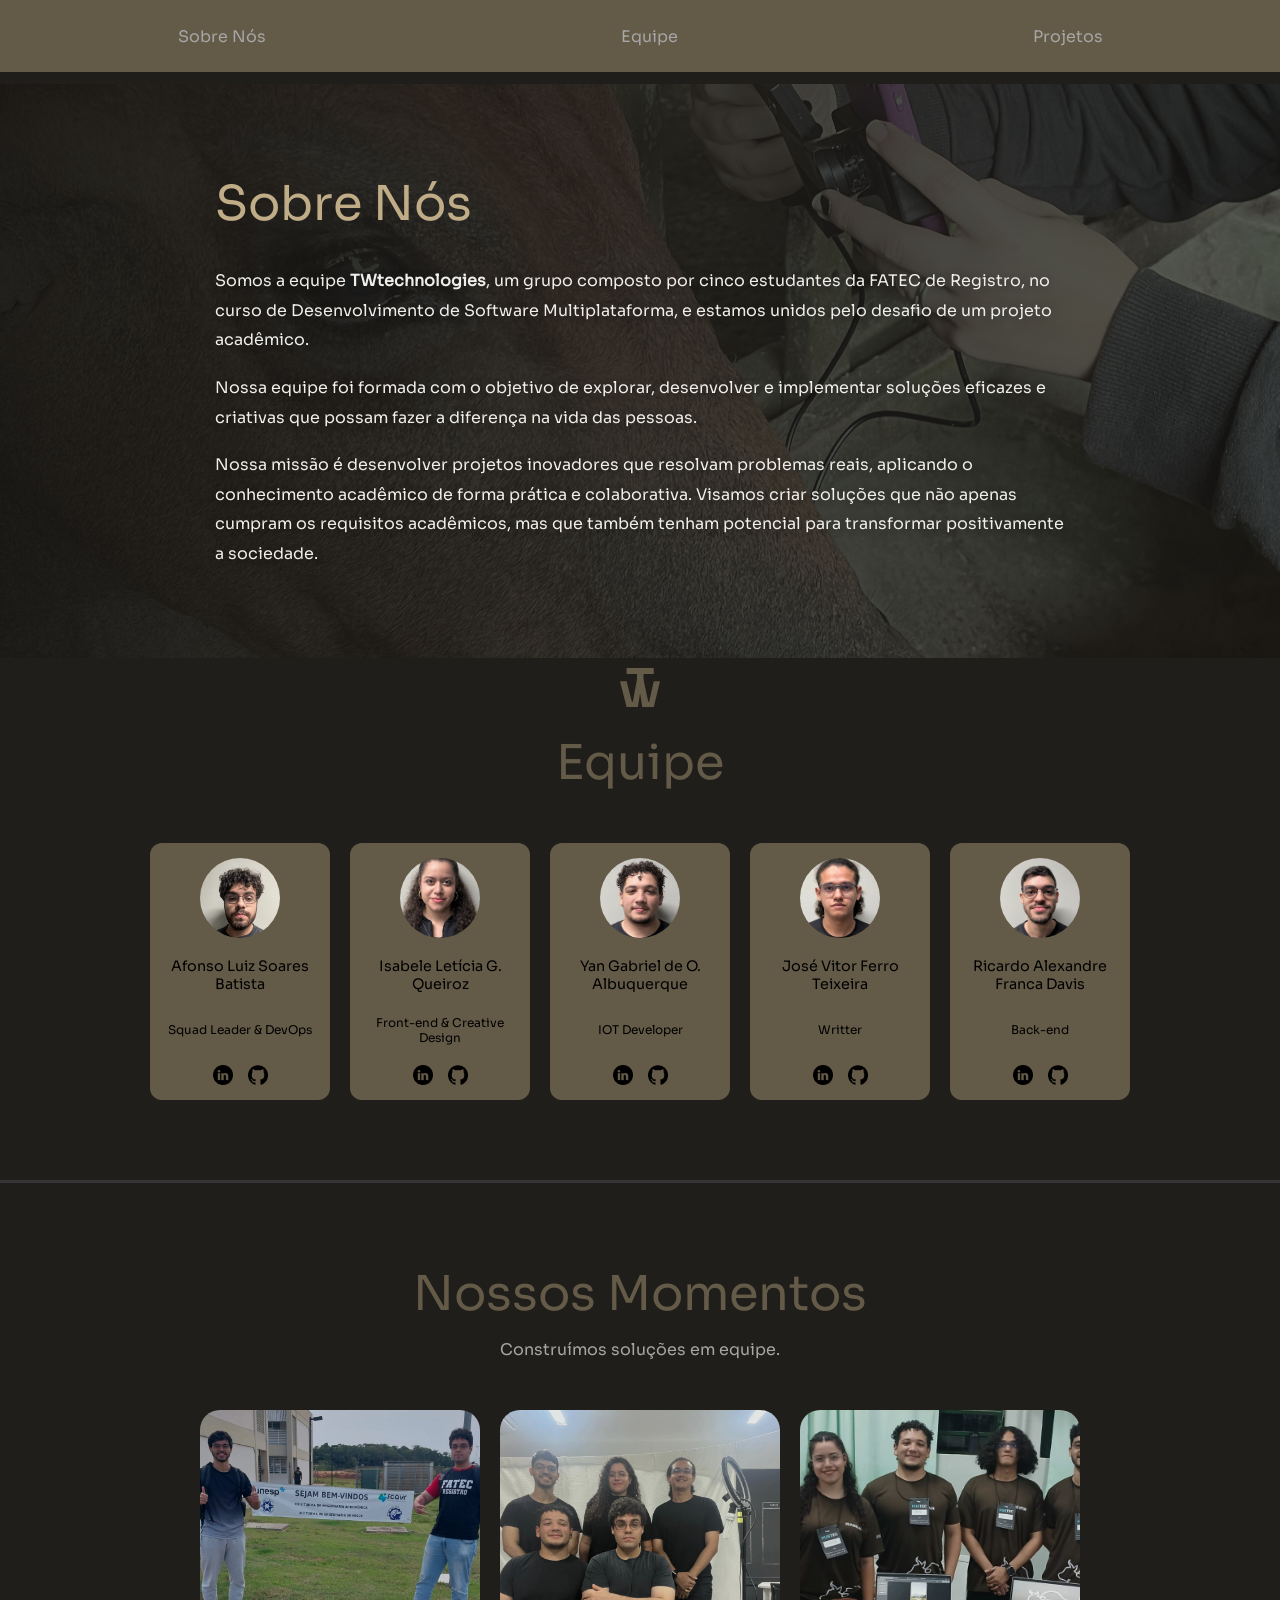
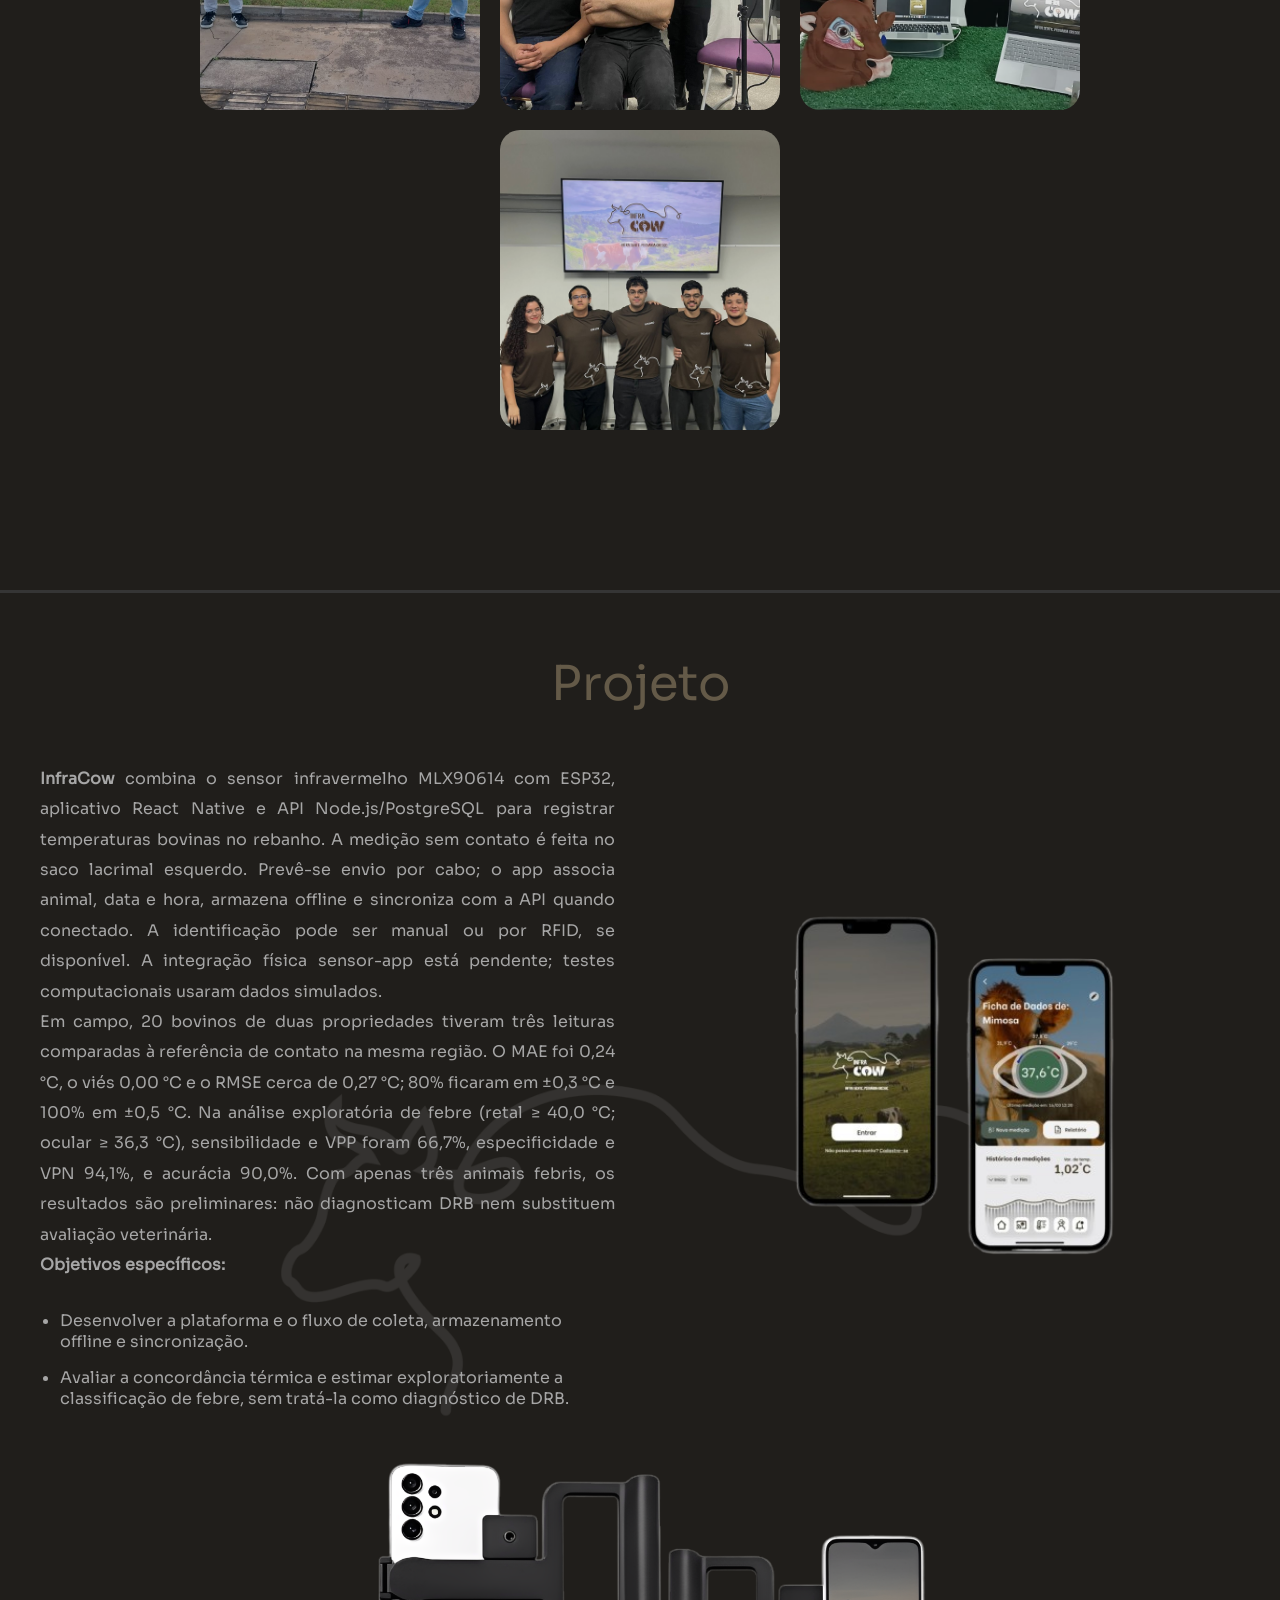
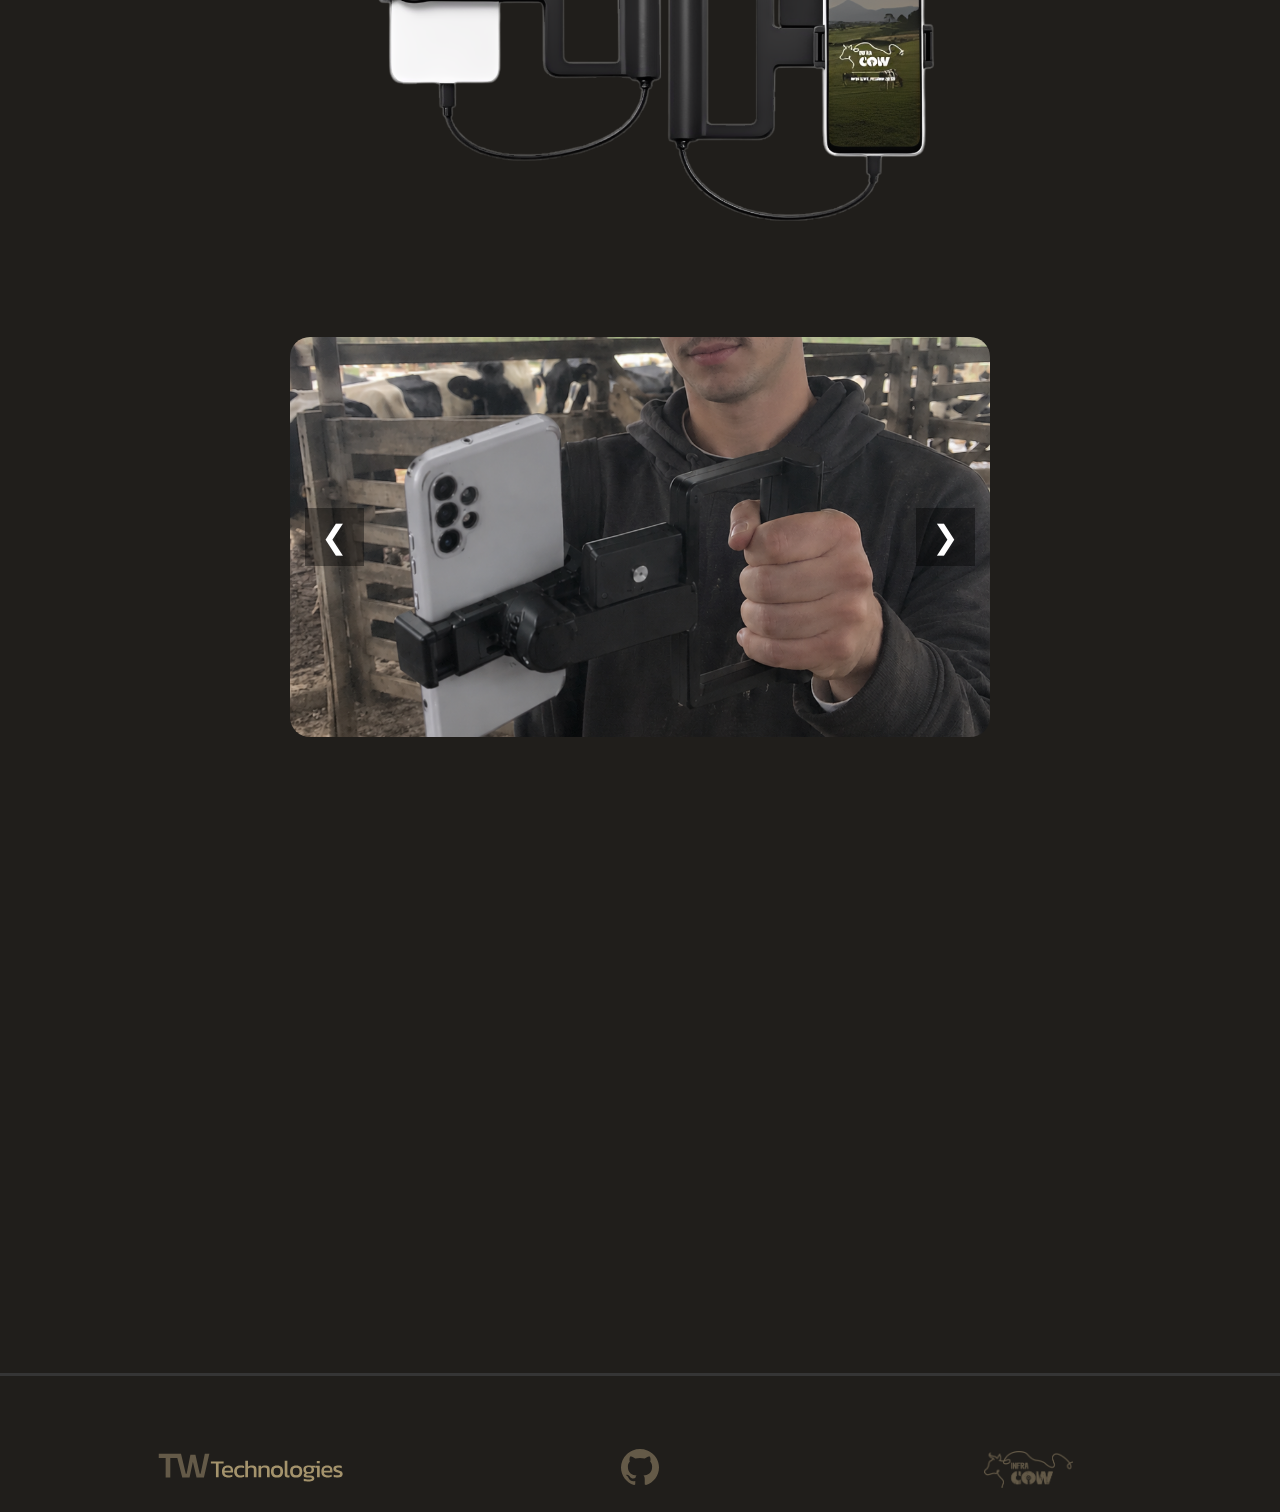
<file: index.html>
<!DOCTYPE html>
<html lang="pt-br">

<head>
    <meta charset="UTF-8">
    <meta name="viewport" content="width=device-width, initial-scale=1.0">
    <title>TWtechnologies</title>
    <link rel="stylesheet" href="css/style.css">
    <link rel="shortcut icon" href="./images/favicon.ico" type="image/x-icon">
</head>

<body>
   
    <nav id="navbar">
        <ul>
            <li><a href="#main">Sobre Nós</a></li>
            <li><a href="#equipe_container">Equipe</a></li>
            <li><a href="#projeto_container">Projetos</a></li>
        </ul>
    </nav>
    <main id="main">
        <section id="sobre_nos_container" aria-label="Sobre Nós">
            <div class="sobre-bg-carousel" aria-hidden="true">
                <div class="sobre-bg-slide is-active">
                    <img src="./images/sobre1.jpg" alt="">
                </div>
                <div class="sobre-bg-slide">
                    <img src="./images/sobre2.jpg" alt="">
                </div>
                <div class="sobre-bg-slide">
                    <img src="./images/sobre3.jpg" alt="">
                </div>
                <div class="sobre-bg-slide">
                    <img src="./images/sobre4.jpg" alt="">
                </div>
                <div class="sobre-bg-slide">
                    <img src="./images/sobre5.jpg" alt="">
                </div>
                <div class="sobre-bg-slide">
                    <img src="./images/sobre6.jpg" alt="">
                </div>
            </div>

            <div class="sobre-content">
                <h3>Sobre Nós</h3>
                <div class="sobre-text">
                    <p>Somos a equipe <b>TWtechnologies</b>, um grupo composto por cinco estudantes da FATEC de Registro,
                        no curso de Desenvolvimento de Software Multiplataforma, e estamos unidos pelo desafio de um projeto
                        acadêmico.</p>
                    <p>Nossa equipe foi formada com o objetivo de explorar, desenvolver e implementar soluções eficazes e
                        criativas que possam fazer a diferença na vida das pessoas.</p>
                    <p>Nossa missão é desenvolver projetos inovadores que resolvam problemas reais, aplicando o
                        conhecimento acadêmico de forma prática e colaborativa. Visamos criar soluções que não apenas
                        cumpram os requisitos acadêmicos, mas que também tenham potencial para transformar positivamente a
                        sociedade.</p>
                </div>
            </div>
        </section>

        <div id="divider">
            <img src="./images/wt_logo_small.svg" alt="logo" id="divider_logo">
        </div>

        <div id="equipe_container">
            <h3>Equipe</h3>
            <div id="equipe_cards_container">
                <div class="equipe_card">
                     <div class="circle-afonso">                    </div>
                    <h3 class="card_name">Afonso Luiz Soares Batista</h3>
                    <p class="card_description">Squad Leader & DevOps</p>
                    <div class="icons-row">
                        <a class="card_link" href="https://www.linkedin.com/in/afluizsb/" target="_blank"><img src="images/integrantes/linkedin_icon.png" alt="" style="width: 100%; height: 100%;"></a>
                        <a class="card_link" href="https://github.com/luizafonse" target="_blank"><img src="images/integrantes/github_icon.png" alt="" style="width: 100%; height: 100%;"></a>
                    </div>
                </div>
                <div class="equipe_card">
                     <div class="circle-isa">                    </div>
                    <h3 class="card_name">Isabele Letícia G. Queiroz</h3>
                    <p class="card_description">Front-end & Creative Design</p>
                    <div class="icons-row">
                        <a class="card_link" href="https://www.linkedin.com/in/isabele-leticia-queiroz-359248268/" target="_blank"><img src="images/integrantes/linkedin_icon.png" alt="" style="width: 100%; height: 100%;"></a>
                        <a class="card_link" href="https://github.com/IsabeleLeticiaQueiroz" target="_blank"><img src="images/integrantes/github_icon.png" alt="" style="width: 100%; height: 100%;"></a>
                    </div>
                </div>
                <div class="equipe_card">
                    <div class="circle-yan">                    </div>
                    <h3 class="card_name">Yan Gabriel de O. Albuquerque</h3>
                    <p class="card_description">IOT Developer</p>
                    <div class="icons-row">
                        <a class="card_link" href="https://www.linkedin.com/in/yan-gabriel-oliveira-albuquerque-134216309/" target="_blank"><img src="images/integrantes/linkedin_icon.png" alt="" style="width: 100%; height: 100%;"></a>
                        <a class="card_link" href="https://github.com/YanGabrielOA" target="_blank"><img src="images/integrantes/github_icon.png" alt="" style="width: 100%; height: 100%;"></a>
                    </div>
                </div>
                <div class="equipe_card">
                     <div class="circle-jose">                    </div>
                    <h3 class="card_name">José Vitor Ferro Teixeira</h3>
                    <p class="card_description">Writter</p>
                    <div class="icons-row">
                        <a class="card_link" href="https://www.linkedin.com/in/sinkktzez/" target="_blank"><img src="images/integrantes/linkedin_icon.png" alt="" style="width: 100%; height: 100%;"></a>
                        <a class="card_link" href="https://github.com/sinkktzez" target="_blank"><img src="images/integrantes/github_icon.png" alt="" style="width: 100%; height: 100%;"></a>
                </div> 
                </div>
                <div class="equipe_card">
                     <div class="circle-ricardo">                    </div>
                    <h3 class="card_name">Ricardo Alexandre Franca Davis</h3>
                    <p class="card_description">Back-end</p>
                    <div class="icons-row">
                        <a class="card_link" href="https://br.linkedin.com/in/ricardo-davis-b250692ba" target="_blank"><img src="images/integrantes/linkedin_icon.png" alt="" style="width: 100%; height: 100%;"></a>
                    <a class="card_link" href="https://github.com/rafdavis" target="_blank"><img src="images/integrantes/github_icon.png" alt="" style="width: 100%; height: 100%;"></a>
                    </div>
                </div>
            </div>
        </div>
        <hr>

        <section id="team_gallery">
            <h3>Nossos Momentos</h3>
            <p>
                Construímos soluções em equipe.
            </p>

            <div class="gallery_grid">
                <img src="./images/integrantes/grupo1.jpeg" alt="">
                <img src="./images/integrantes/grupo2.jpeg" alt="">
                <img src="./images/integrantes/grupo3.jpeg" alt="">
                <img src="./images/integrantes/grupo4.jpeg" alt="">
            </div>
        </section>

        <hr>

        <div id="projeto_container">
            <h3>Projeto</h3>
            <div id="projeto_content">
                <div id="projeto_text">
                <p>
                    <b>InfraCow</b> combina o sensor infravermelho MLX90614 com ESP32, aplicativo React Native e API Node.js/PostgreSQL para registrar temperaturas bovinas no rebanho. A medição sem contato é feita no saco lacrimal esquerdo. Prevê-se envio por cabo; o app associa animal, data e hora, armazena offline e sincroniza com a API quando conectado. A identificação pode ser manual ou por RFID, se disponível. A integração física sensor-app está pendente; testes computacionais usaram dados simulados.
                </p>

                <p>
                    Em campo, 20 bovinos de duas propriedades tiveram três leituras comparadas à referência de contato na mesma região. O MAE foi 0,24 °C, o viés 0,00 °C e o RMSE cerca de 0,27 °C; 80% ficaram em ±0,3 °C e 100% em ±0,5 °C. Na análise exploratória de febre (retal ≥ 40,0 °C; ocular ≥ 36,3 °C), sensibilidade e VPP foram 66,7%, especificidade e VPN 94,1%, e acurácia 90,0%. Com apenas três animais febris, os resultados são preliminares: não diagnosticam DRB nem substituem avaliação veterinária.
                </p>

                <p><b>Objetivos específicos:</b></p>

                <ul>
                    <li>Desenvolver a plataforma e o fluxo de coleta, armazenamento offline e sincronização.</li>
                    <li>Avaliar a concordância térmica e estimar exploratoriamente a classificação de febre, sem tratá-la como diagnóstico de DRB.</li>
                </ul>
                </div>
                <div id="projeto_image">
                <img src="./images/mockupatt.png" alt="Mockup da UI">
                </div>
            </div>
            <img src="./images/mockupiot.png" alt="Mockup do IOT" id="imageiot">
            
        </div>
        <div class="carousel">
                <div class="carousel-track">
                    <img src="./images/proj1.png" alt="Imagem 1">
                    <img src="./images/proj2.png" alt="Imagem 2">
                    <img src="./images/proj3.png" alt="Imagem 3">
                </div>

                <button class="carousel-btn prev">&#10094;</button>
                <button class="carousel-btn next">&#10095;</button>
        </div>
<div class="youtube">
  <iframe width="560" height="315" src="https://www.youtube.com/embed/8vghJpaGaVE?si=zOeKB_4aF8PJFfMS" title="YouTube video player" frameborder="0" allow="accelerometer; autoplay; clipboard-write; encrypted-media; gyroscope; picture-in-picture; web-share" referrerpolicy="strict-origin-when-cross-origin" allowfullscreen></iframe>
</div>


    </main>

    <hr>

    <footer>
        <a id="footer_logo_tw" href="#">
            <img src="images/footer_logo_tw_technologies_nome.svg" style="width: 100%;">
        </a>
        <a id="footer_logo_github" href="https://github.com/TW-TECH-SP2" target="_blank"> <img
                src=" images/footer_logo_github.svg" style="width: 100%;">
        </a>
        <a id="footer_logo_ecoSwitch" href="#projeto_container">
            <img src="images/logo-semslogan.png" style="width: 7vw;">
        </a>
    </footer>

    <script src="js/index.js"> </script>
</body>

</html>
</file>
<file: css/style.css>
*{
    margin:0;
    padding:0;
    box-sizing:border-box;
    scroll-behavior:smooth;
}

body{
    font-family:Sora;
    background:#201E1B;
    overflow-x:hidden;
}

@font-face{
    font-family:Kanit;
    src:url('../fontes/Kanit-Regular.ttf');
}

@font-face{
    font-family:Sora;
    src:url('../fontes/Sora-Regular.ttf');
}

header{
    width:100%;
    position:relative;
}

#header_logo{
    width:60vw;
}

#title_container{
    position:absolute;
    top:15vw;
    left:8vw;
    z-index:1;
}

header h2{
    font-family:Kanit;
    color:#A6A6A6;
    font-weight:300;
    font-size:1.3rem;
}

.title_style_um{
    color:#645A48;
    font-weight:600;
    font-size:1.5em;
}

.title_style_dois{
    font-family:Kanit;
    color:#A4936C;
    font-weight:400;
    font-size:1.1em;
}

#divider{
    text-align:center;
}

#divider img{
    width:40px;
    margin-top:10px;
    margin-bottom:20px;
}

nav{
    z-index:10;
}

.sticky{
    position:fixed;
    top:0;
    width:100%;
}

.sticky + main{
    padding-top:60px;
}

nav ul{
    list-style:none;
    height:8vh;
    background:#645A48;
    display:flex;
    justify-content:space-around;
    align-items:center;
    flex-wrap:wrap;
}

nav ul li{
    transition:0.4s;
}

nav ul li:hover{
    transform:scale(1.1);
}

nav ul li a{
    text-decoration:none;
    color:#A6A6A6;
    font-weight:300;
}

nav ul li a:hover{
    color:#d1d1d1;
}

main{
    padding:0;
}

h3{
    font-size:3rem;
    font-weight:400;
    color:#645A48;
    text-align:center;
}

hr{
    margin-top:80px;
    height:3px;
    border:none;
    background:#353535;
}


#sobre_nos_container {
    position: relative;
    isolation: isolate;

    width: 100vw;
    max-width: 100vw;
    margin-left: calc(50% - 50vw);
    margin-right: calc(50% - 50vw);

    min-height: 520px;
    padding: clamp(48px, 7vw, 90px) 0;

    display: flex;
    align-items: center;
    justify-content: center;
    overflow: hidden;
    border-radius: 0;
    background: #201E1B;
    margin-top: calc(-1 * clamp(20px, 3vw, 50px));
}

.sobre-bg-carousel {
    position: absolute;
    inset: 0;
    width: 100%;
    height: 100%;
    z-index: -2;
    overflow: hidden;
    background: #201E1B;
}

.sobre-bg-slide {
    position: absolute;
    inset: 0;
    width: 100%;
    height: 100%;
    opacity: 0;
    transition: opacity 1.2s ease-in-out;
}

.sobre-bg-slide.is-active {
    opacity: 1;
}

.sobre-bg-slide img {
    display: block;
    width: 100%;
    height: 100%;
    object-fit: cover;
    object-position: center;
    filter: grayscale(20%);
    transform: scale(1.03);
}

#sobre_nos_container::before {
    content: "";
    position: absolute;
    inset: 0;
    z-index: -1;
    background: linear-gradient(
        90deg,
        rgba(20, 19, 17, 0.92) 0%,
        rgba(32, 30, 27, 0.82) 52%,
        rgba(32, 30, 27, 0.62) 100%
    );
}

.sobre-content {
    width: 100%;
    max-width: 1050px;
    padding-inline: clamp(24px, 7vw, 100px);
    display: flex;
    flex-direction: column;
    gap: 32px;
}

#sobre_nos_container h3 {
    color: #C0AD88;
    text-align: left;
    margin: 0;
}

#sobre_nos_container .sobre-text {
    display: flex;
    flex-direction: column;
    gap: 18px;
    max-width: 900px;
}

#sobre_nos_container .sobre-text p {
    color: #F0EEEA;
    text-align: left;
    line-height: 1.85;
    text-shadow: 0 1px 8px rgba(0, 0, 0, 0.3);
}


#equipe_container{
    padding-inline:30px;
}

#equipe_cards_container {
    margin: 50px auto 0;
    display: flex;
    flex-wrap: wrap;
    justify-content: center;
    align-items: center;
    gap: 20px;
    width: 100%;
    max-width: none;
}

.equipe_card{
    width:180px;
    height:257px;
    background:#645A48;
    border-radius:12px;
    padding:15px;

    display:flex;
    flex-direction:column;
    align-items:center;
    justify-content:space-between;

    text-align:center;

    transition:0.4s;
}
.card_name{
    font-size:0.9rem;
    color:#000;
    min-height:40px;

    display:flex;
    align-items:center;
    justify-content:center;
}

.card_description{
    font-size:0.75rem;
    min-height:35px;

    display:flex;
    align-items:center;
    justify-content:center;
}

.equipe_card:hover{
    transform:translateY(-8px);
}

.circle-yan,
.circle-ricardo,
.circle-jose,
.circle-afonso,
.circle-isa{
    width:80px;
    height:80px;
    border-radius:50%;
    background-size:cover;
    background-position:center;
}

.circle-yan{
    background-image:url("../images/integrantes/yan.jpg");
}

.circle-ricardo{
    background-image:url("../images/integrantes/ricardo.jpg");
}

.circle-jose{
    background-image:url("../images/integrantes/jose.jpeg");
}

.circle-afonso{
    background-image:url("../images/integrantes/afonso.jpg");
}

.circle-isa{
    background-image:url("../images/integrantes/isa.jpg");
}

.card_name{
    font-size:0.9rem;
    text-align:center;
    color:#000;
}

.card_description{
    font-size:0.75rem;
}

.icons-row{
    display:flex;
    gap:15px;
}

.card_link{
    width:20px;
    height:20px;
}

#team_gallery{
    padding:80px 30px;
}

#team_gallery p{
    color:#A6A6A6;
    text-align:center;
    margin-top:15px;
    margin-bottom:50px;
}

.gallery_grid{
    display: flex;
    flex-wrap: wrap;
    justify-content: center;
    gap: 20px;
}

.gallery_grid img{
    width: 100%;
    max-width: 280px;
    height: 300px;
    object-fit: cover;
    border-radius: 20px;
    transition: 0.4s;
    filter: brightness(0.9);
}

.gallery_grid img:hover{
    transform: scale(1.02);
    filter: brightness(1);
}

#projeto_container{
    width:100%;
    padding:60px 20px;
    display:flex;
    flex-direction:column;
    align-items:center;
    color:#A6A6A6;
    background-image:url('../images/back-proj.png');
    background-size: 90% auto;
    background-position:center;
    background-repeat:no-repeat;
    border-radius:20px;
}

#projeto_content{
    width:100%;
    max-width:1200px;
    display:flex;
    align-items:center;
    justify-content:center;
    gap:50px;
    margin-top:50px;
}

#projeto_text{
    flex:1;
}

#projeto_text p{
    text-align:justify;
    line-height:1.9;
}

#projeto_text ul{
    margin-top:30px;
    padding-left:20px;
}

#projeto_text li{
    margin-top:15px;
}

#projeto_image{
    flex:1;
    display:flex;
    justify-content:center;
}

#projeto_image img{
    width:100%;
    max-width:350px;
    height:auto;
}

#imageiot{
    width:100%;
    max-width:700px;
    margin-top:50px;
}

.carousel{
    width: 80%;
    max-width: 700px;
    overflow: hidden;
    margin: 50px auto 0;
    position: relative;
    border-radius: 20px;
}

.carousel-track{
    display: flex;
    transition: transform 0.5s ease-in-out;
}

.carousel-track img{
    width: 100%;
    min-width: 100%;
    height: 400px;
    object-fit: cover;
    object-position: center;
    flex-shrink: 0;
}

.carousel-btn{
    position: absolute;
    top: 50%;
    transform: translateY(-50%);
    background: rgba(0,0,0,0.4);
    border: none;
    color: white;
    font-size: 2rem;
    padding: 10px 16px;
    cursor: pointer;
    transition: 0.3s;
}

.carousel-btn:hover{
    background: rgba(0,0,0,0.7);
}

.prev{ left: 15px; }
.next{ right: 15px; }

@media (max-width: 900px){
    .carousel{
        width: 100%;
        max-width: none;
    }
    .carousel-track img{
        height: 220px;
    }
}

.youtube{
    width:80%;
    max-width:900px;
    aspect-ratio:16/9;
    margin:50px auto;
    overflow:hidden;
    border-radius:20px;
}

.youtube iframe{
    width:100%;
    height:100%;
    border:none;
}

footer{
    margin-top:50px;
    padding:20px;
    display:flex;
    justify-content:space-around;
    align-items:center;
}

#footer_logo_tw{
    width:20%;
}

#footer_logo_github{
    width:8%;
}

#footer_logo_ecoSwitch{
    width:30%;
    justify-content: center;
    align-items: center;
    display: flex;
}

footer a:hover{
    transform:scale(1.05);
    transition:0.4s;
}

@media (min-width:481px) and (max-width:768px){

    main{
        padding:50px 0 0;
    }

    #header_logo{
        width:50%;
    }

    header h2{
        font-size:1.5rem;
    }

    .title_style_um{
        font-size:2rem;
    }

    .title_style_dois{
        font-size:1.8rem;
    }

    #equipe_container,
    #team_gallery{
        padding-inline:50px;
    }
}

@media (max-width:900px){

    main{
        padding:20px 0 0;
    }

    h3{
        font-size:2.2rem;
    }

    #sobre_nos_container {
        min-height: 560px;
        padding: 42px 0;
        border-radius: 0;
    }

    .sobre-content {
        padding-inline: 24px;
    }

    #sobre_nos_container h3 { font-size: 2.2rem; }
    #sobre_nos_container::before { background: rgba(25, 23, 21, 0.82); }
    #sobre_nos_container .sobre-text p { font-size: 0.95rem; line-height: 1.75; }

    #equipe_container,
    #team_gallery{
        padding-inline:20px;
    }

    #projeto_content{
        flex-direction:column;
        gap:40px;
    }

    #projeto_text{
        width:100%;
    }

    #projeto_text p{
        text-align:left;
    }

    #projeto_image img{
        max-width:260px;
    }

    #imageiot{
        width:100%;
    }

    .carousel{
        width:100%;
    }

    .youtube{
        width:100%;
    }

    .carousel-btn{
        font-size:1.2rem;
        padding:8px 12px;
    }

    footer{
        flex-direction:column;
        gap:20px;
    }

    #footer_logo_tw{
        width:60%;
    }

    #footer_logo_github{
        width:15%;
    }

    #footer_logo_ecoSwitch{
        width:60%;
    }
}

@media (min-width:1025px){

    main{
        padding:50px 0 0;
    }

    header{
        height:320px;
        overflow:hidden;
    }

    #header_logo{
        width:300px;
        max-height:320px;
        object-fit:contain;
    }

    #title_container{
        top:120px;
        left:6vw;
    }

    header h2{
        font-size:2rem;
    }

    .title_style_um{
        font-size:3.5rem;
    }

    .title_style_dois{
        font-size:2.2rem;
    }

    #equipe_container,
    #team_gallery{
        padding-inline:80px;
    }

    .sobre-content {
        padding-inline: 100px;
    }

    #footer_logo_tw{
        width:15%;
    }

    #footer_logo_github{
        width:3%;
    }

    #footer_logo_ecoSwitch{
        width:15%;
    }
}

@media (prefers-reduced-motion: reduce) {
    .sobre-bg-slide {
        transition: none;
    }
}
</file>
